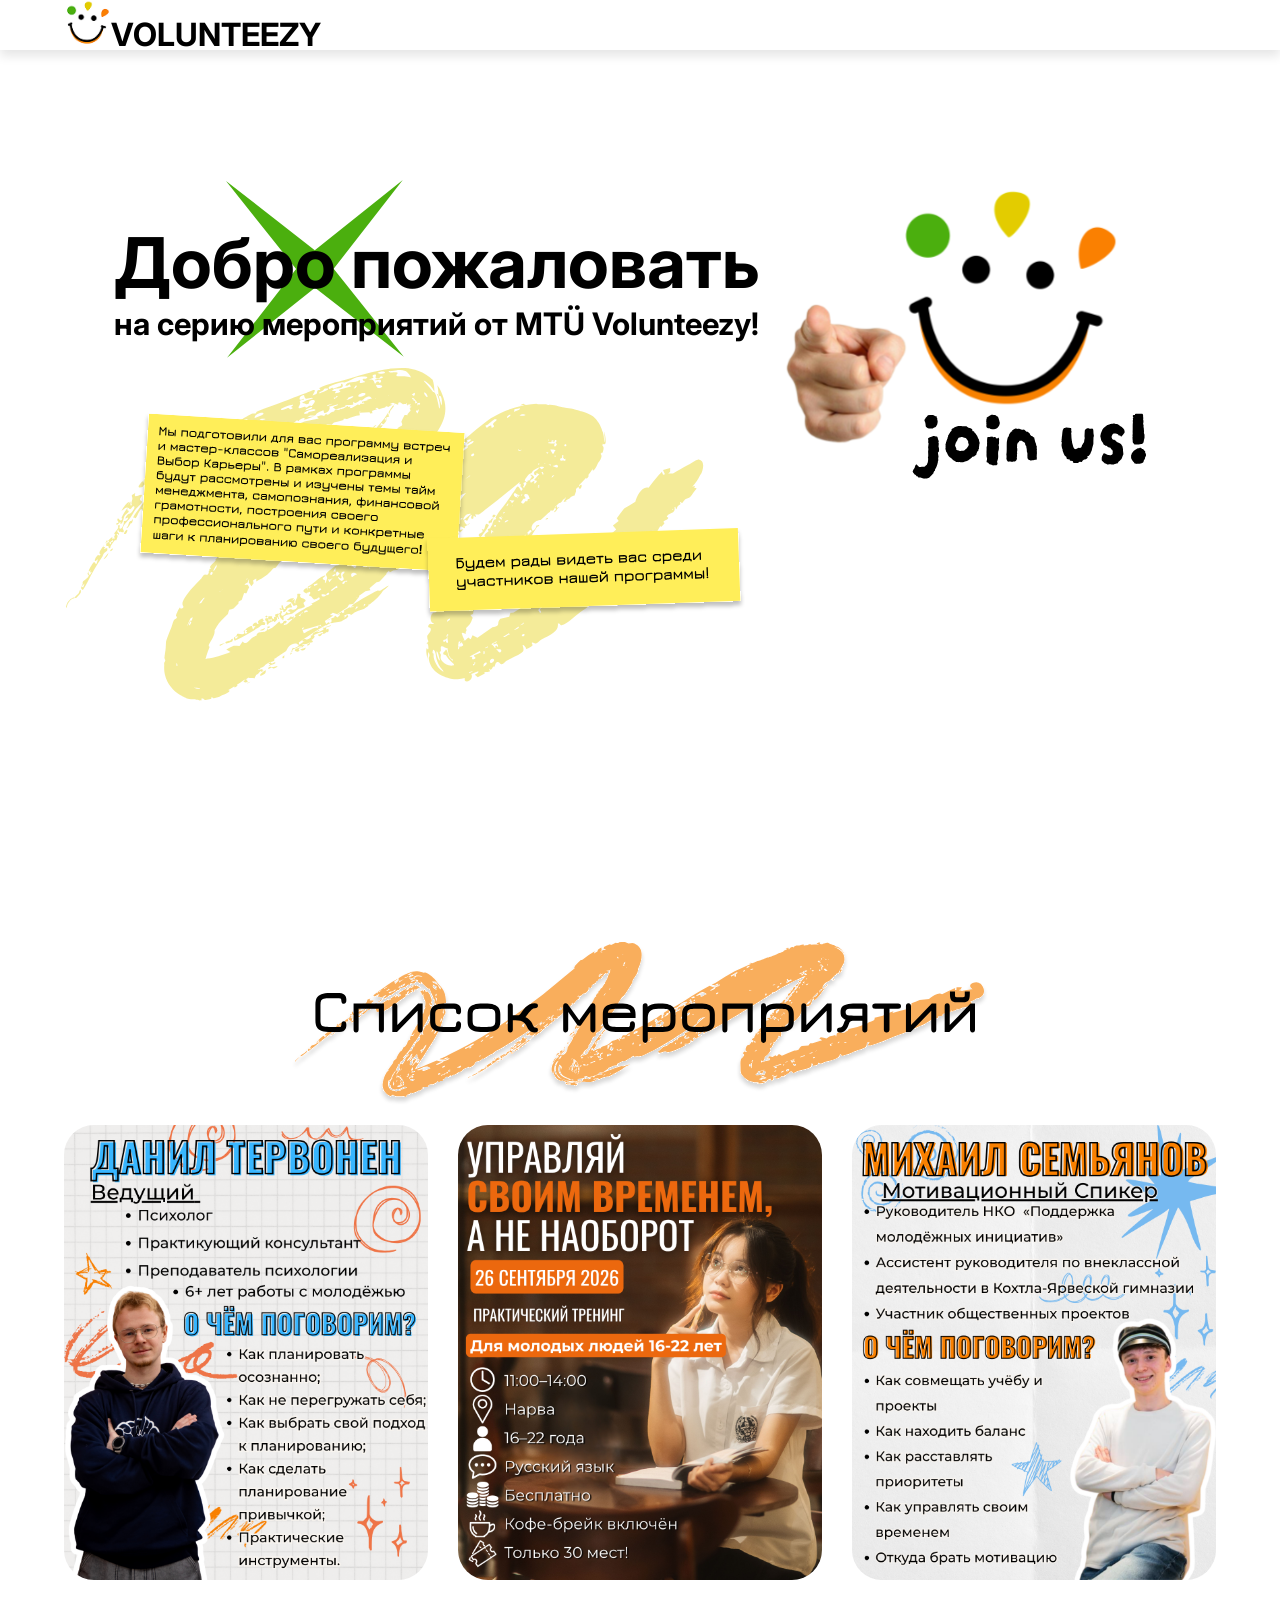
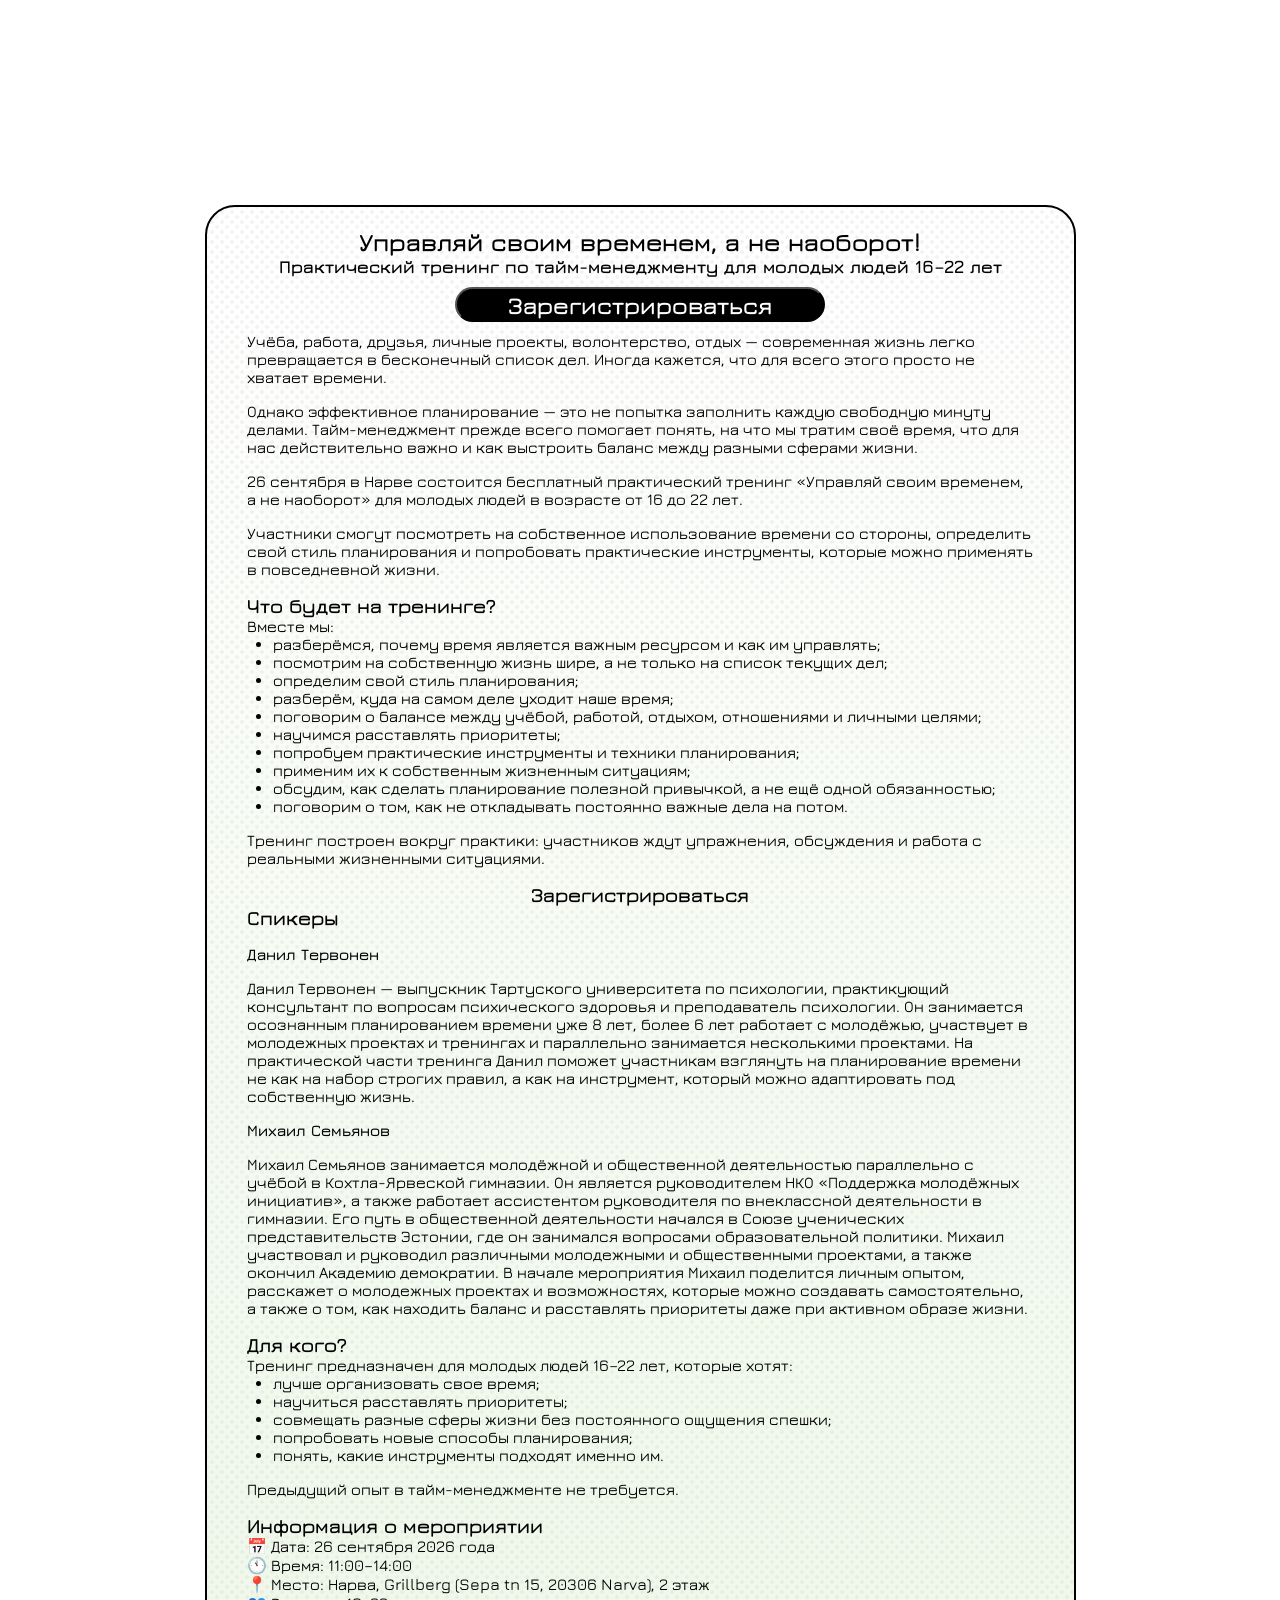
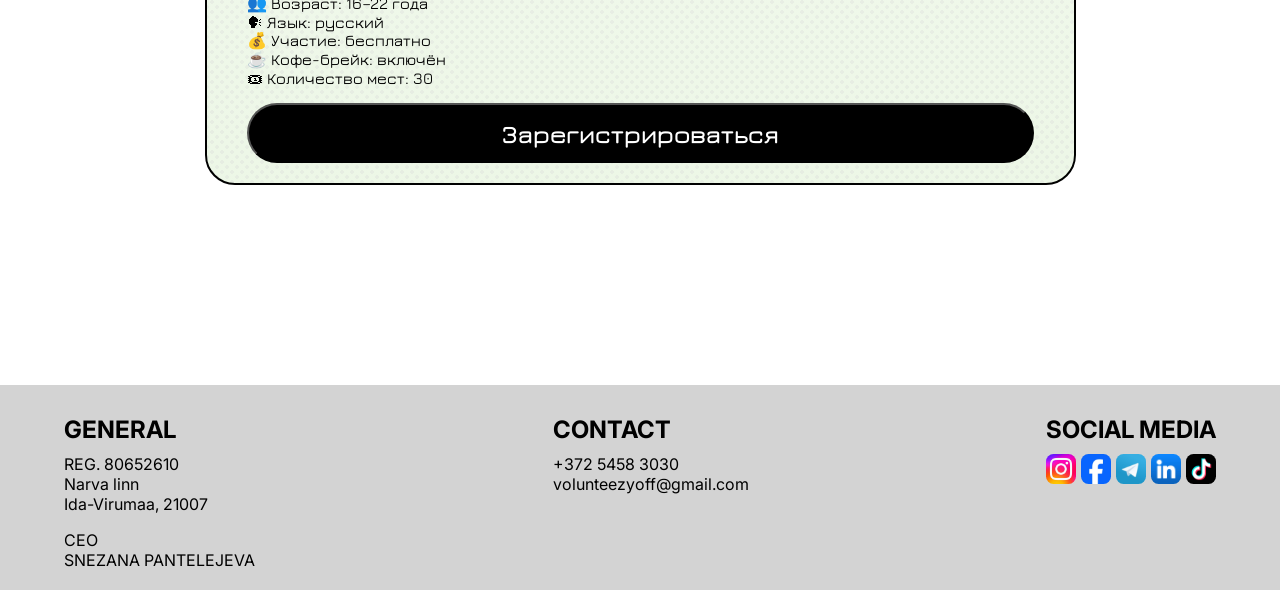
<file: index.html>
<head>
    <meta charset="UTF-8">
    <meta name="viewport" content="width=device-width, initial-scale=1.0">
    <title>VOLUNTEEZY</title>
    <link rel="preconnect" href="https://fonts.googleapis.com">
    <link rel="preconnect" href="https://fonts.gstatic.com" crossorigin>
    <link href="https://fonts.googleapis.com/css2?family=Inter:ital,opsz,wght@0,14..32,100..900;1,14..32,100..900&display=swap" rel="stylesheet">
    <link rel="stylesheet" href="base.css">
</head>

<body>
    <header>
        <div class="container">
            <span class="logo"><a href=""><img src="img/logo.png">VOLUNTEEZY</a></span>
        </div>
    </header>
    
    <div class="start container">
        <div>
            <div class="title">
                <h1>Добро пожаловать</h1>
                <h3>на серию мероприятий от MTÜ Volunteezy!</h3>
                <span class="star"><img src="img/Star 1.svg" alt=""></span>
                <span class="textt"><img src="img/Frame.svg" alt=""></span>
            </div>
            <span class="stiker"><img src="img/stiker.svg" alt=""></span>
        </div>
    </div>
    
    <div class="spisok container">
        <img src="img/spisok.svg" alt="">
    </div>

    <div class="cards container">
        <a href="#event1"><img src="img/daniil otdelno.png" alt=""></a>
        <a href="#event1"><img src="img/insta 1.svg" alt=""></a>
        <a href="#event1"><img src="img/mihail otdelno.png" alt=""></a>
    </div>

    <section id="event1">
        <div class="text container">
            <div class="eventbox">
                <h2>Управляй своим временем, а не наоборот!</h2>
                <h3>Практический тренинг по тайм-менеджменту для молодых людей 16–22 лет</h3>
                <div class="firstbutton"><button onclick="window.location.href='https://fienta.com/et/upravlyay-svoim-vremenem-a-ne-naoborot-prakticheskiy-trening-po-taym-menedzhmentu-dlya-molodyh-lyudey?utm_source=homepage&utm_medium=website'">Зарегистрироваться</button></div>
                <p>Учёба, работа, друзья, личные проекты, волонтерство, отдых — современная жизнь легко превращается в бесконечный список дел. Иногда кажется, что для всего этого просто не хватает времени.</p>
                <p>Однако эффективное планирование — это не попытка заполнить каждую свободную минуту делами. Тайм-менеджмент прежде всего помогает понять, на что мы тратим своё время, что для нас действительно важно и как выстроить баланс между разными сферами жизни.</p>
                <p>26 сентября в Нарве состоится бесплатный практический тренинг «Управляй своим временем, а не наоборот» для молодых людей в возрасте от 16 до 22 лет.</p>
                <p>Участники смогут посмотреть на собственное использование времени со стороны, определить свой стиль планирования и попробовать практические инструменты, которые можно применять в повседневной жизни.</p>
                <h4>Что будет на тренинге?</h4>
                <p class="exceptionli">Вместе мы:</p>
                <ul>
                    <li>разберёмся, почему время является важным ресурсом и как им управлять;</li>
                    <li>посмотрим на собственную жизнь шире, а не только на список текущих дел;</li>
                    <li>определим свой стиль планирования;</li>
                    <li>разберём, куда на самом деле уходит наше время;</li>
                    <li>поговорим о балансе между учёбой, работой, отдыхом, отношениями и личными целями;</li>
                    <li>научимся расставлять приоритеты;</li>
                    <li>попробуем практические инструменты и техники планирования;</li>
                    <li>применим их к собственным жизненным ситуациям;</li>
                    <li>обсудим, как сделать планирование полезной привычкой, а не ещё одной обязанностью;</li>
                    <li>поговорим о том, как не откладывать постоянно важные дела на потом.</li>
                </ul>
                <p>Тренинг построен вокруг практики: участников ждут упражнения, обсуждения и работа с реальными жизненными ситуациями. </p>
                <a href="https://fienta.com/et/upravlyay-svoim-vremenem-a-ne-naoborot-prakticheskiy-trening-po-taym-menedzhmentu-dlya-molodyh-lyudey?utm_source=homepage&utm_medium=website">Зарегистрироваться</a>
                <h4 class="space">Спикеры</h4>
                <p class="pname">Данил Тервонен</p>
                <p>Данил Тервонен — выпускник Тартуского университета по психологии, практикующий консультант по вопросам психического здоровья и преподаватель психологии. Он занимается осознанным планированием времени уже 8 лет, более 6 лет работает с молодёжью, участвует в молодежных проектах и тренингах и параллельно занимается несколькими проектами. На практической части тренинга Данил поможет участникам взглянуть на планирование времени не как на набор строгих правил, а как на инструмент, который можно адаптировать под собственную жизнь.</p>
                <p class="pname">Михаил Семьянов</p>
                <p>Михаил Семьянов занимается молодёжной и общественной деятельностью параллельно с учёбой в Кохтла-Ярвеской гимназии. Он является руководителем НКО «Поддержка молодёжных инициатив», а также работает ассистентом руководителя по внеклассной деятельности в гимназии. Его путь в общественной деятельности начался в Союзе ученических представительств Эстонии, где он занимался вопросами образовательной политики. Михаил участвовал и руководил различными молодежными и общественными проектами, а также окончил Академию демократии. В начале мероприятия Михаил поделится личным опытом, расскажет о молодежных проектах и возможностях, которые можно создавать самостоятельно, а также о том, как находить баланс и расставлять приоритеты даже при активном образе жизни.</p>
                <h4>Для кого?</h4>
                <p class="exceptionli">Тренинг предназначен для молодых людей 16–22 лет, которые хотят:</p>
                <ul>
                    <li>лучше организовать свое время;</li>
                    <li>научиться расставлять приоритеты;</li>
                    <li>совмещать разные сферы жизни без постоянного ощущения спешки;</li>
                    <li>попробовать новые способы планирования;</li>
                    <li>понять, какие инструменты подходят именно им.</li>
                </ul>
                <p>Предыдущий опыт в тайм-менеджменте не требуется.</p>
                <h4>Информация о мероприятии</h4>
                <ul class="list">
                    <li>📅 Дата: 26 сентября 2026 года</li>
                    <li>🕚 Время: 11:00–14:00</li>
                    <li>📍 Место: Нарва, Grillberg (Sepa tn 15, 20306 Narva), 2 этаж</li>
                    <li>👥 Возраст: 16–22 года</li>
                    <li>🗣 Язык: русский</li>
                    <li>💰 Участие: бесплатно</li>
                    <li>☕️ Кофе-брейк: включён</li>
                    <li>🎟 Количество мест: 30</li>
                </ul>
                <div class="lastbutton"><button onclick="window.location.href='https://fienta.com/et/upravlyay-svoim-vremenem-a-ne-naoborot-prakticheskiy-trening-po-taym-menedzhmentu-dlya-molodyh-lyudey?utm_source=homepage&utm_medium=website'">Зарегистрироваться</button></div>
            </div>
        </div>
    </section>


    <footer>
        <div class="f container">
            <div>
                <h2>GENERAL</h2>
                <p>REG. 80652610</p>
                <p>Narva linn</p>
                <p>Ida-Virumaa, 21007</p>
                <p class="CEO">CEO</p>
                <p>SNEZANA PANTELEJEVA</p>
            </div>
            <div>
                <h2>CONTACT</h2>
                <p>+372 5458 3030</p>
                <p>volunteezyoff@gmail.com</p>
            </div>
            <div>
                <h2>SOCIAL MEDIA</h2>
                <div>
                    <ul>
                       <li><a href="https://www.instagram.com/volunteezy_estonia?igsh=MThyc3R0cWtpamVhZQ=="><img src="img/inst.svg" alt=""></a></li>
                       <li><a href="https://www.facebook.com/share/1DVVcour4d/"><img src="img/facebook.svg" alt=""></a>
                       <li><a href="https://t.me/volunteezyEE"><img src="img/telegram.svg" alt=""></a></li>
                       <li><a href="https://linktr.ee/volunteezyest"><img src="img/In.svg" alt=""></a></li>
                       <li><a href="https://www.tiktok.com/@volunteezy.ee"><img src="img/tiktok.svg" alt=""></a></li>
                    </ul>
                </div>
            </div>
        </div>
    </footer>
</body>
</html>
</file>
<file: base.css>
@import url('https://fonts.googleapis.com/css2?family=Jura:wght@300;400;500;600;700&display=swap');

* {
    box-sizing: border-box;
    margin: 0;
    padding: 0;
}

body {
    font-family: "inter" ;
    font-weight: 400;
    font-size: 16px;
}

html, body {
    overflow-x: hidden;
}

a {
    text-decoration: none;
}

img {
    max-width: 100%;
}

button {
    transition: all 500ms ease;
}

button:hover {
    cursor: pointer;
    transform: scale(1.05);
}

.container {
    justify-self: center; 
    height: fit-content;
    max-width: 1320px;
    width: 90%;
    margin: 0 auto;
}

html {
    scroll-behavior: smooth;
}

section {
    scroll-margin-top: 100px;
}

/*header*/

header {
    height: 50px;
    align-items: center;
    position: fixed;
    top: 0;
    width: 100%;
    background: white;
    box-shadow: 0 6px 10px rgba(0, 0, 0, 0.1);
    z-index: 100;
}

header .logo {
    text-transform: uppercase;
    font-size: 32px;
    font-weight: bold;
    color: black;
}

header .logo a {
    color: black;
}

header .logo img {
    height: 46px;
}

header nav {
    float: right;
    width: 50%;
    padding: 15px 0;
}

header nav ul {
    list-style: none;
    display: flex;
    justify-content: space-between;
}

header nav ul li {
    display: inline-block;
    padding: 0;
}

header nav ul li a {
    color:black
}

header nav ul li a:hover {
    border-bottom: 1px solid black;
}

/*last info box*/

footer {
    width: 100%;
    background: lightgray;
    padding: 20px 0;
    margin-top: 20px;
}

footer .f {
    display: flex;
    justify-content: space-between;
}

footer h2 {
    margin: 10px 0;
}

footer .CEO {
    margin-top: 16px
}

footer img {
    height: 30px;
}

footer ul {
    list-style: none;
    display: flex;
    justify-content: space-between;
}

footer ul li {
    display: inline-block;
    padding: 0;
}

@media (max-width: 768px) {

    footer .f {
        flex-direction: column;
        gap: 30px;
    }

    footer ul {
        display: flex;
        flex-direction: row;
        justify-content: flex-start;
        gap: 15px;
        padding: 0;
        margin: 15px 0 0;
    }

    footer ul li {
        display: block;
    }

    footer img {
        height: 30px;
        width: auto;
    }
}

/*start*/

.start {
    margin-top: 220px;
    position: relative;
}

.start h1 {
    font-size: 70px;
}

.start h3 {
    font-size: 31px;
}

.start .title {
    position: relative;
    display: inline-block;
    padding-left: 50px;
}

.start .star {
    position: absolute;
    z-index: -1;
    top: -40px;
    right: 356px;
}

.start .textt img {
    max-width: 100%;
    position: absolute;
    right: 15px;
}

@media (max-width: 768px) {
    .start .textt img {
        max-width: none !important;
        width: 420px !important;
        left: 50%;
        right: auto;
        transform: translateX(-50%);
    }
}
        

.start .stiker {
    position: absolute;
    right: 50px;
    top: -100px;
}

@media (max-width: 1420px) {
    .start .stiker {
        margin-left: 700px;

    }
}

@media (max-width: 768px) {

    .start {
        margin-top: 80px;
        padding: 0 20px;
    }

    .start h1 {
        font-size: 42px;
    }

    .start h3 {
        font-size: 22px;
    }

    .start .title {
        padding-left: 0;
    }

    .start .star {
        top: -20px;
        left: 70px;
        width: 100px;
    }

    .start .textt img {
        position: middle;
        right: auto;
        max-width: 100%;
        height: auto;
    }

    .start .stiker {
        display: none;
    }
}

/*spisok*/
.spisok {
    margin-top: 600px;
    display: flex;
    justify-content: center;
}

@media (max-width: 768px) {
    .spisok {
        margin-top: 300px;
    }
}

/*cards*/

.cards {
    margin-top: 20px;
    display: grid;
    grid-template-columns: repeat(3, 1fr);
    gap: 30px;
}

@media (max-width: 768px) {
  .cards {
    grid-template-columns: 1fr;
  }
}

.cards img {
    display: block;
    width: 100%;
    height: auto;
    border-radius: 30px;
}

/*event box*/

.text {
    margin-top: 225px;
    display: flex;
    justify-content: center;
    margin-bottom: 200px;
    font-family: 'Jura', sans-serif;
    font-weight: 500;
}

.text .eventbox {
    width: 100%;
    max-width: 871px;
    padding: 20px 40px 20px 40px;
    border: 2px solid black;
    border-radius: 30px;
    background: radial-gradient(circle,rgba(216, 216, 216,.30) 2px, transparent 2px), radial-gradient(circle,rgba(216, 216, 216,.30) 2px, transparent 2px), linear-gradient(rgba(255, 255, 255, 1), rgba(75, 175, 14, 0.1));
    background-size: 10px 10px, 10px 10px, cover;
    background-position: 0 0, 5px 5px, 0 0;
}

@media (max-width: 768px) {
    .text .eventbox { 
        padding: 10px 20px 10px 20px;
    }
}

.text .eventbox h2 {
    font-size: 25px;
    text-align: center;
}

.text .eventbox h3 {
    font-size: 18px;
    text-align: center;
}

.text .eventbox h4 {
    font-size: 20px;
}

.text .eventbox ul {
    margin-bottom: 16px;
}

.text .eventbox ul li {
    margin-left: 26px;
}

.text .eventbox button {
    color: white;
    background-color: black;
    font-weight: bold;
    font-family: 'Jura', sans-serif;
}

.text .eventbox .firstbutton {
    display: flex;
    justify-content: center;
    padding: 10px;
}

.text .eventbox .firstbutton button {
    font-size: 24px;
    height: 35px;
    width: 100%;
    max-width: 370px;
    border-radius: 30px;
}

@media (max-width: 768px) {
    .text .eventbox .firstbutton button {
        font-size: 20px;
    }
}

.text .eventbox .lastbutton {
    display: flex;
    justify-content: center;
}

.text .eventbox .lastbutton button {
    font-size: 25px;
    width: 100%;
    max-width: 851px;
    height: 60px;
    border-radius: 30px;
}

@media (max-width: 768px) {
    .text .eventbox .lastbutton button {
        font-size: 21px;
    }
}

.text .eventbox p {
    margin-bottom: 16px;
}

.text .eventbox a {
    color: black;
    display: block;
    font-size: 20px;
    text-align: center;
    font-weight: bold;
}

.text .eventbox .exceptionli {
    margin-bottom: 0px;
}

.text .eventbox .pname {
    font-weight: 600;
}

.text .eventbox .space {
    margin-bottom: 16px;
}

.text .eventbox .list {
    list-style: none;
    margin-left: -26px;
}
</file>
